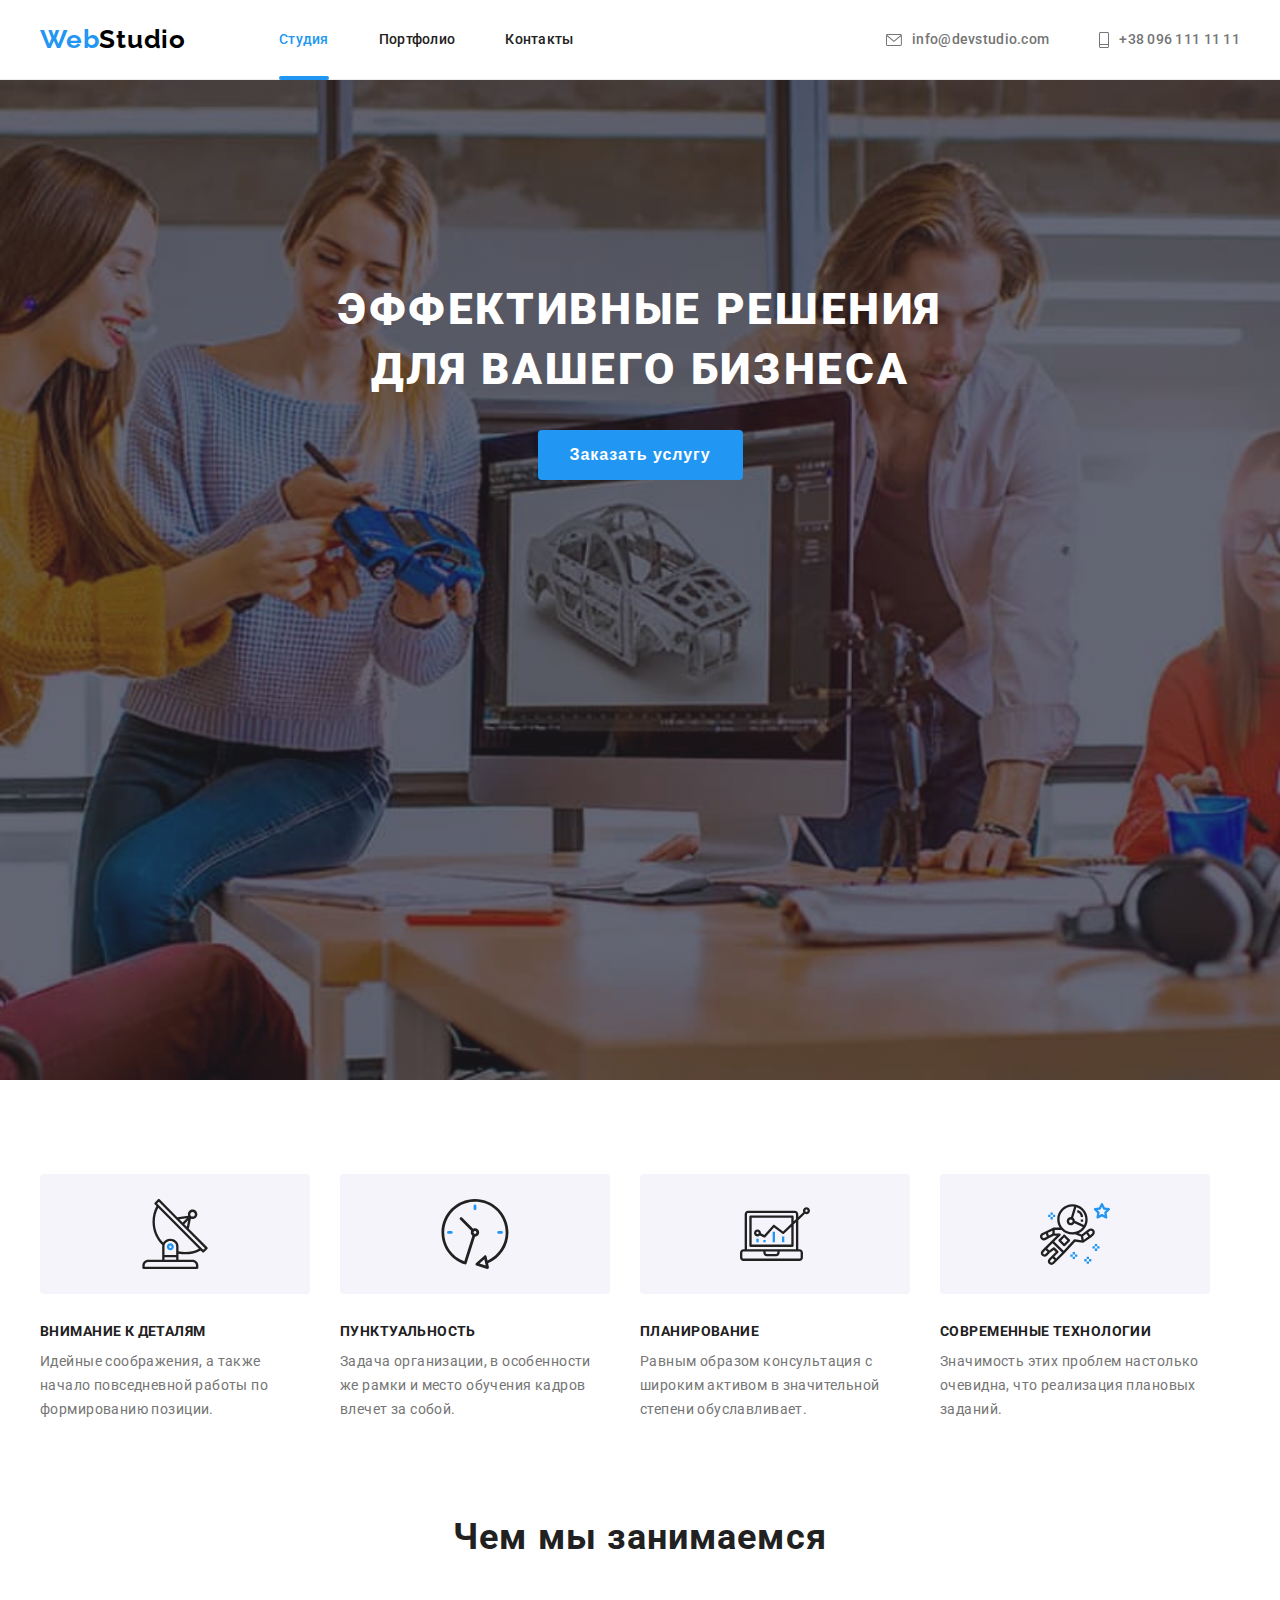
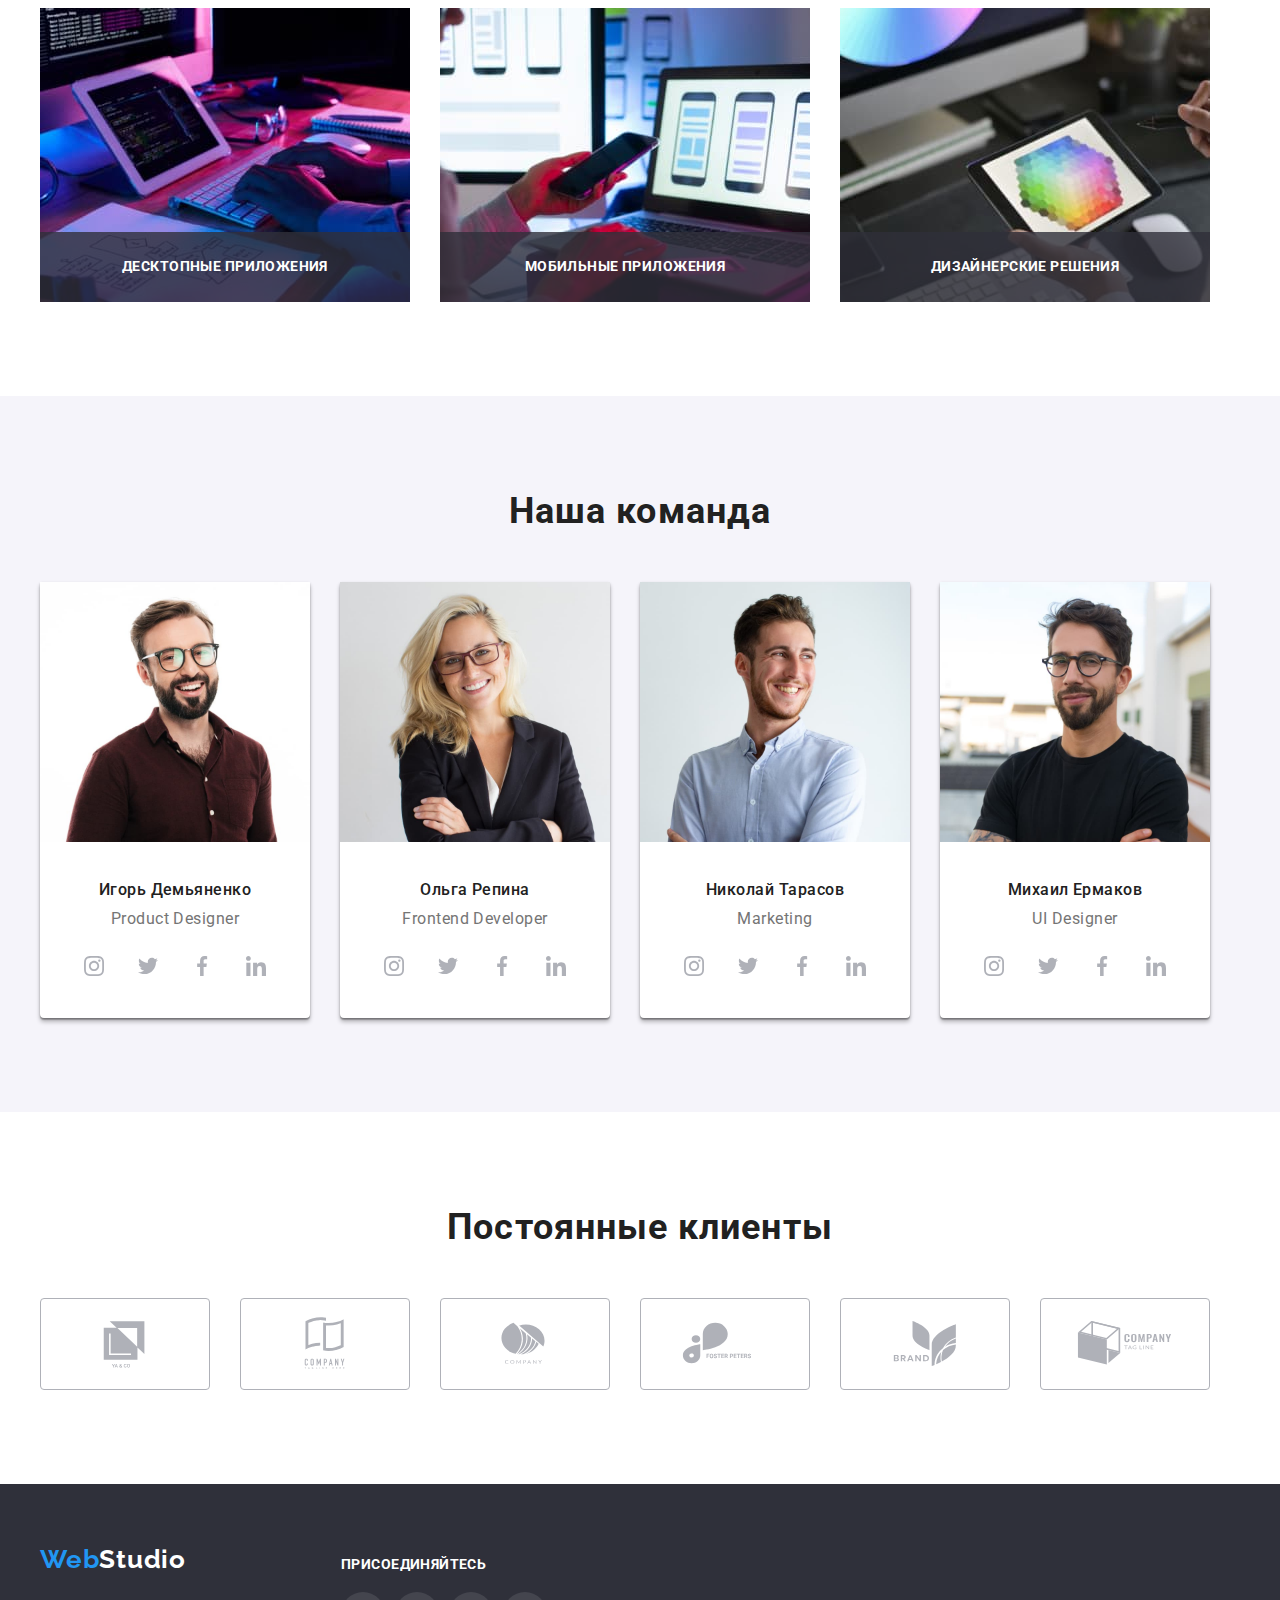
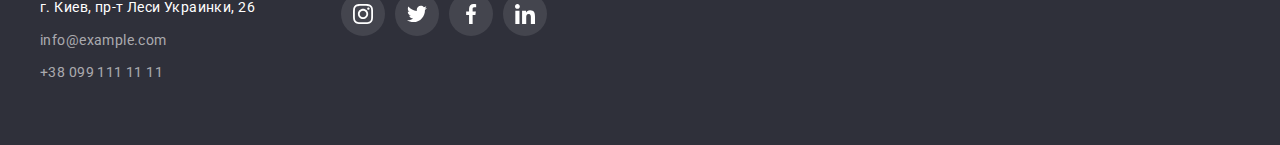
<file: index.html>
<!DOCTYPE html>
<html lang="ru">

<head>
    <meta charset="UTF-8">
    <meta http-equiv="X-UA-Compatible" content="IE=edge">
    <meta name="viewport" content="width=device-width, initial-scale=1.0">
    <title>Web-студия</title>
    <link rel="preconnect" href="https://fonts.googleapis.com">
    <link rel="preconnect" href="https://fonts.gstatic.com" crossorigin>
    <link href="https://fonts.googleapis.com/css2?family=Raleway:wght@700&family=Roboto:wght@400;500;700;900&display=swap"
        rel="stylesheet">
    <link rel="stylesheet" href="https://cdnjs.cloudflare.com/ajax/libs/modern-normalize/1.1.0/modern-normalize.min.css"
        integrity="sha512-wpPYUAdjBVSE4KJnH1VR1HeZfpl1ub8YT/NKx4PuQ5NmX2tKuGu6U/JRp5y+Y8XG2tV+wKQpNHVUX03MfMFn9Q=="
        crossorigin="anonymous" referrerpolicy="no-referrer">
    <link rel="stylesheet" href="./css/styles.css">
</head>

<body>
    <header class="header">
        <div class="container">
            <nav class="nav">
                <a href="./index.html" lang="en" class="header-logo logo link">Web<span class="logo-accent">Studio</span></a>
                <ul class="nav-list list">
                    <li class="header-list list">
                        <a href="./index.html" class="navigation-list-link link current">Студия</a>
                    </li>
                    <li  class="header-list list">
                        <a href="./portfolio.html" class="navigation-list-link link">Портфолио</a>
                    </li>
                    <li  class="header-list list">
                        <a href="" class="navigation-list-link link">Контакты</a>
                    </li>
                </ul>
            </nav>
            <ul class="header-outnav list">
                <li class="header-list list">
                    <a href="mailto:info@devstudio.com" class="header-adress link">
                        <svg class="icon-mail" width="16" height="12">
                            <use href="./images/sprite.svg#icon-mail"></use>
                        </svg>
                        info@devstudio.com</a>
                </li>
                <li class="header-list list">
                    <a href="tel:+380961111111" class="header-adress link">
                        <svg class="icon-tel" width="10" height="16">
                            <use href="./images/sprite.svg#icon-tel"></use>
                        </svg>
                        +38 096 111 11 11</a>
                </li>
            </ul>
        </div>
    </header>
    <main>
        <!-- Секция - главный герой -->
        <section class="hero">
            <div class="hero-section overlay">
                <h1 class="hero-title">Эффективные решения для вашего бизнеса</h1>
                <button type="button" class="hero-button" data-modal-open>Заказать услугу</button>
                </div>          
        </section>
        <!-- Секция - особенности -->
        <section class="characteristic section">
            <div class="container">
                <h2 class="characteristic-title visually-hidden">Особенности</h2>
                <ul class="characteristic-list list">
                    <li class="characteristic-element">
                        <div class="characteristic-element-icon">
                            <svg width="70" height="70">
                                <use href="./images/sprite.svg#icon-antenna"></use>
                            </svg>
                        </div>
                        <h3 class="characteristic-point">Внимание к деталям</h3>
                        <p class="characteristic-text">Идейные соображения, а также начало повседневной работы по формированию позиции.</p>
                    </li>
                    <li class="characteristic-element">
                        <div class="characteristic-element-icon">
                            <svg width="70" height="70">
                                <use href="./images/sprite.svg#icon-clock"></use>
                            </svg>
                        </div>
                        <h3 class="characteristic-point">Пунктуальность</h3>
                        <p class="characteristic-text">Задача организации, в особенности же рамки и место обучения кадров влечет за собой.</p>
                    </li>
                    <li class="characteristic-element">
                        <div class="characteristic-element-icon">
                            <svg width="70" height="70">
                                <use href="./images/sprite.svg#icon-diagram"></use>
                            </svg>
                        </div>
                        <h3 class="characteristic-point">Планирование</h3>
                        <p class="characteristic-text">Равным образом консультация с широким активом в значительной степени обуславливает.</p>
                    </li>
                    <li class="characteristic-element">
                        <div class="characteristic-element-icon">
                            <svg width="70" height="70">
                                <use href="./images/sprite.svg#icon-astronaut"></use>
                            </svg>
                        </div>
                        <h3 class="characteristic-point">Современные технологии</h3>
                        <p class="characteristic-text">Значимость этих проблем настолько очевидна, что реализация плановых заданий.</p>
                    </li>
                </ul>
            </div>
        </section>
        <!-- Секция - чем мы занимаемся -->
        <section class="work section">
            <div class="container">
                <h2 class="work-title">Чем мы занимаемся</h2>
                <ul class="work-list list">
                    <li class="work-list-item">
                        <div class="work-box">
                            <img src="./images/box1.jpg" alt="разработчик набирает код" width="370" height="294" class="foto">
                            <h3 class="work-list-item-text">Десктопные приложения</h3>
                        </div>
                    </li>
                    <li class="work-list-item">
                        <div class="work-box">
                            <img src="./images/box2.jpg" alt="разработка мобильных приложений" width="370" height="294" class="foto">
                            <h3 class="work-list-item-text">Мобильные приложения</h3>
                        </div>
                    </li>
                    <li class="work-list-item">
                        <div class="work-box">
                            <img src="./images/box3.jpg" alt="цветное оформление" width="370" height="294" class="foto">
                            <h3 class="work-list-item-text">Дизайнерские решения</h3>
                        </div>
                    </li>
                </ul>
            </div>
        </section>
        <!-- Секция - наша команда -->
        <section class="team section">
            <div class="container">
                <h2 class="team-title">Наша команда</h2>
                <ul class="team-list list">
                    <li class="team-list-item">
                        <img src="./images/member1.jpg" alt="портрет Игоря Демьяненко" width="270" height="260">
                        <div class="member-text">
                            <h3 class="team-member">Игорь Демьяненко</h3>
                            <p lang="en" class="team-member-work">Product Designer</p>
                            <ul class="social list">
                                <li class="social-item">
                                    <a href="" class="social-item-link">
                                        <svg class="social-item-icon" width="20" height="20">
                                            <use href="./images/sprite.svg#icon-instagram"></use>
                                        </svg>
                                    </a>
                                </li>
                                <li class="social-item">
                                    <a href="" class="social-item-link">
                                        <svg class="social-item-icon" width="20" height="20">
                                            <use href="./images/sprite.svg#icon-twitter"></use>
                                        </svg>
                                    </a>
                                </li>
                                <li class="social-item">
                                    <a href="" class="social-item-link">
                                        <svg class="social-item-icon" width="20" height="20">
                                            <use href="./images/sprite.svg#icon-facebook"></use>
                                        </svg>
                                    </a>
                                </li>
                                <li class="social-item">
                                    <a href="" class="social-item-link">
                                        <svg class="social-item-icon" width="20" height="20">
                                            <use href="./images/sprite.svg#icon-linkedin"></use>
                                        </svg>
                                    </a>
                                </li>
                            </ul>
                        </div>
                    </li>
                    <li class="team-list-item">
                        <img src="./images/member2.jpg" alt="портрет Ольги Репиной" width="270" height="260">
                        <div class="member-text">
                            <h3 class="team-member">Ольга Репина</h3>
                            <p lang="en" class="team-member-work">Frontend Developer</p>
                            <ul class="social list">
                                <li class="social-item">
                                    <a href="" class="social-item-link">
                                        <svg class="social-item-icon" width="20" height="20">
                                            <use href="./images/sprite.svg#icon-instagram"></use>
                                        </svg>
                                    </a>
                                </li>
                                <li class="social-item">
                                    <a href="" class="social-item-link">
                                        <svg class="social-item-icon" width="20" height="20">
                                            <use href="./images/sprite.svg#icon-twitter"></use>
                                        </svg>
                                    </a>
                                </li>
                                <li class="social-item">
                                    <a href="" class="social-item-link">
                                        <svg class="social-item-icon" width="20" height="20">
                                            <use href="./images/sprite.svg#icon-facebook"></use>
                                        </svg>
                                    </a>
                                </li>
                                <li class="social-item">
                                    <a href="" class="social-item-link">
                                        <svg class="social-item-icon" width="20" height="20">
                                            <use href="./images/sprite.svg#icon-linkedin"></use>
                                        </svg>
                                    </a>
                                </li>
                            </ul>
                        </div>
                    </li>
                    <li class="team-list-item">
                        <img src="./images/member3.jpg" alt="портрет Николая Тарасова" width="270" height="260">
                        <div class="member-text">
                            <h3 class="team-member">Николай Тарасов</h3>
                            <p lang="en" class="team-member-work">Marketing</p>
                            <ul class="social list">
                                <li class="social-item">
                                    <a href="" class="social-item-link">
                                        <svg class="social-item-icon" width="20" height="20">
                                            <use href="./images/sprite.svg#icon-instagram"></use>
                                        </svg>
                                    </a>
                                </li>
                                <li class="social-item">
                                    <a href="" class="social-item-link">
                                        <svg class="social-item-icon" width="20" height="20">
                                            <use href="./images/sprite.svg#icon-twitter"></use>
                                        </svg>
                                    </a>
                                </li>
                                <li class="social-item">
                                    <a href="" class="social-item-link">
                                        <svg class="social-item-icon" width="20" height="20">
                                            <use href="./images/sprite.svg#icon-facebook"></use>
                                        </svg>
                                    </a>
                                </li>
                                <li class="social-item">
                                    <a href="" class="social-item-link">
                                        <svg class="social-item-icon" width="20" height="20">
                                            <use href="./images/sprite.svg#icon-linkedin"></use>
                                        </svg>
                                    </a>
                                </li>
                            </ul>
                        </div>
                    </li>
                    <li class="team-list-item">
                        <img src="./images/member4.jpg" alt="портрет Михаила Ермакова" width="270" height="260">
                        <div class="member-text">
                            <h3 class="team-member">Михаил Ермаков</h3>
                            <p lang="en" class="team-member-work">UI Designer</p>
                            <ul class="social list">
                                <li class="social-item">
                                    <a href="" class="social-item-link">
                                        <svg class="social-item-icon" width="20" height="20">
                                            <use href="./images/sprite.svg#icon-instagram"></use>
                                        </svg>
                                    </a>
                                </li>
                                <li class="social-item">
                                    <a href="" class="social-item-link">
                                        <svg class="social-item-icon" width="20" height="20">
                                            <use href="./images/sprite.svg#icon-twitter"></use>
                                        </svg>
                                    </a>
                                </li>
                                <li class="social-item">
                                    <a href="" class="social-item-link">
                                        <svg class="social-item-icon" width="20" height="20">
                                            <use href="./images/sprite.svg#icon-facebook"></use>
                                        </svg>
                                    </a>
                                </li>
                                <li class="social-item">
                                    <a href="" class="social-item-link">
                                        <svg class="social-item-icon" width="20" height="20">
                                            <use href="./images/sprite.svg#icon-linkedin"></use>
                                        </svg>
                                    </a>
                                </li>
                            </ul>
                        </div>
                    </li>
                </ul>
            </div>
        </section>
        <!-- Секция - постоянные клиенты -->
        <section class="client section">
            <div class="container">
                <h2 class="client-title">Постоянные клиенты</h2>
                <ul class="client list">
                    <li class="client-list-item">
                        <a href="" class="client-logo link">
                            <svg class="client-logo-icon" width="106" height="60">
                                <use href="./images/sprite.svg#icon-logo-first"></use>
                            </svg>
                        </a>
                    </li>
                    <li class="client-list-item">
                        <a href="" class="client-logo link">
                            <svg class="client-logo-icon" width="106" height="60">
                                <use href="./images/sprite.svg#icon-logo-second"></use>
                            </svg>
                        </a>
                    </li>
                    <li class="client-list-item">
                        <a href="" class="client-logo link">
                            <svg class="client-logo-icon" width="106" height="60">
                                <use href="./images/sprite.svg#icon-logo-third"></use>
                            </svg>
                        </a>
                    </li>
                    <li class="client-list-item">
                        <a href="" class="client-logo link">
                            <svg class="client-logo-icon" width="106" height="60">
                                <use href="./images/sprite.svg#icon-logo-fourth"></use>
                            </svg>
                        </a>
                    </li>
                    <li class="client-list-item">
                        <a href="" class="client-logo link">
                            <svg class="client-logo-icon" width="106" height="60">
                                <use href="./images/sprite.svg#icon-logo-fifth"></use>
                            </svg>
                        </a>
                    </li>
                    <li class="client-list-item">
                        <a href="" class="client-logo link">
                            <svg class="client-logo-icon" width="106" height="60">
                                <use href="./images/sprite.svg#icon-logo-sixth"></use>
                            </svg>
                        </a>
                    </li>
                </ul>
            </div>
        </section>
    </main>
    <footer class="footer">
        <div class="container">
            <div class="left-footer"><a href="./index.html" lang="en" class="footer-logo logo link">Web<span class="footer-logo-accent">Studio</span></a>
                <address class="address">
                    <a href="https://www.google.com.ua/maps/place/%D0%B1%D1%83%D0%BB.+%D0%9B%D0%B5%D1%81%D0%B8+%D0%A3%D0%BA%D1%80%D0%B0%D0%B8%D0%BD%D0%BA%D0%B8,+26,+%D0%9A%D0%B8%D0%B5%D0%B2,+02000/@50.4265841,30.5361971,17z/data=!3m1!4b1!4m9!1m2!2m1!1z0JrQuNC10LIsINC_0YAt0YIg0JvQtdGB0Lgg0KPQutGA0LDQuNC90LrQuCwgMjY!3m5!1s0x40d4cf0e033ecbe9:0x57a4dffefec77da0!8m2!3d50.4265807!4d30.5383858!15sCi_QmtC40LXQsiwg0L_RgC3RgiDQm9C10YHQuCDQo9C60YDQsNC40L3QutC4LCAyNpIBEWNvbXBvdW5kX2J1aWxkaW5n?hl=ru" target="_blank" rel="noopener noreferrer" class="footer-adress link">г. Киев, пр-т Леси Украинки, 26</a>
                    <a href="mailto:info@example.com" class="mail link">info@example.com</a>
                    <a href="tel:+380991111111" class="tel link">+38 099 111 11 11</a>
                </address>
            </div>
            <div class="join">
                <h3 class="join-title">присоединяйтесь</h3>
                <ul class="join-list list">
                    <li class="join-item">
                        <a href="" class="join-item-link">
                            <svg class="join-item-icon" width="20" height="20">
                                <use href="./images/sprite.svg#icon-instagram"></use>
                            </svg>
                        </a>
                    </li>
                    <li class="join-item">
                        <a href="" class="join-item-link">
                            <svg class="join-item-icon" width="20" height="20">
                                <use href="./images/sprite.svg#icon-twitter"></use>
                            </svg>
                        </a>
                    </li>
                    <li class="join-item">
                        <a href="" class="join-item-link">
                            <svg class="join-item-icon" width="20" height="20">
                                <use href="./images/sprite.svg#icon-facebook"></use>
                            </svg>
                        </a>
                    </li>
                    <li class="join-item">
                        <a href="" class="join-item-link">
                            <svg class="join-item-icon" width="20" height="20">
                                <use href="./images/sprite.svg#icon-linkedin"></use>
                            </svg>
                        </a>
                    </li>
                </ul>
            </div>
        </div>
    </footer>
    <div class="backdrop is-hidden" data-modal>
        <div class="modal">
            <button type="button" class="close" data-modal-close>
                <svg class="icon-close" width="18" height="18">
                    <use href="./images/sprite.svg#icon-close"></use>
                </svg>
            </button>
        </div>
    </div>
    <script src="./js/modal.js"></script>
</body>

</html>
</file>
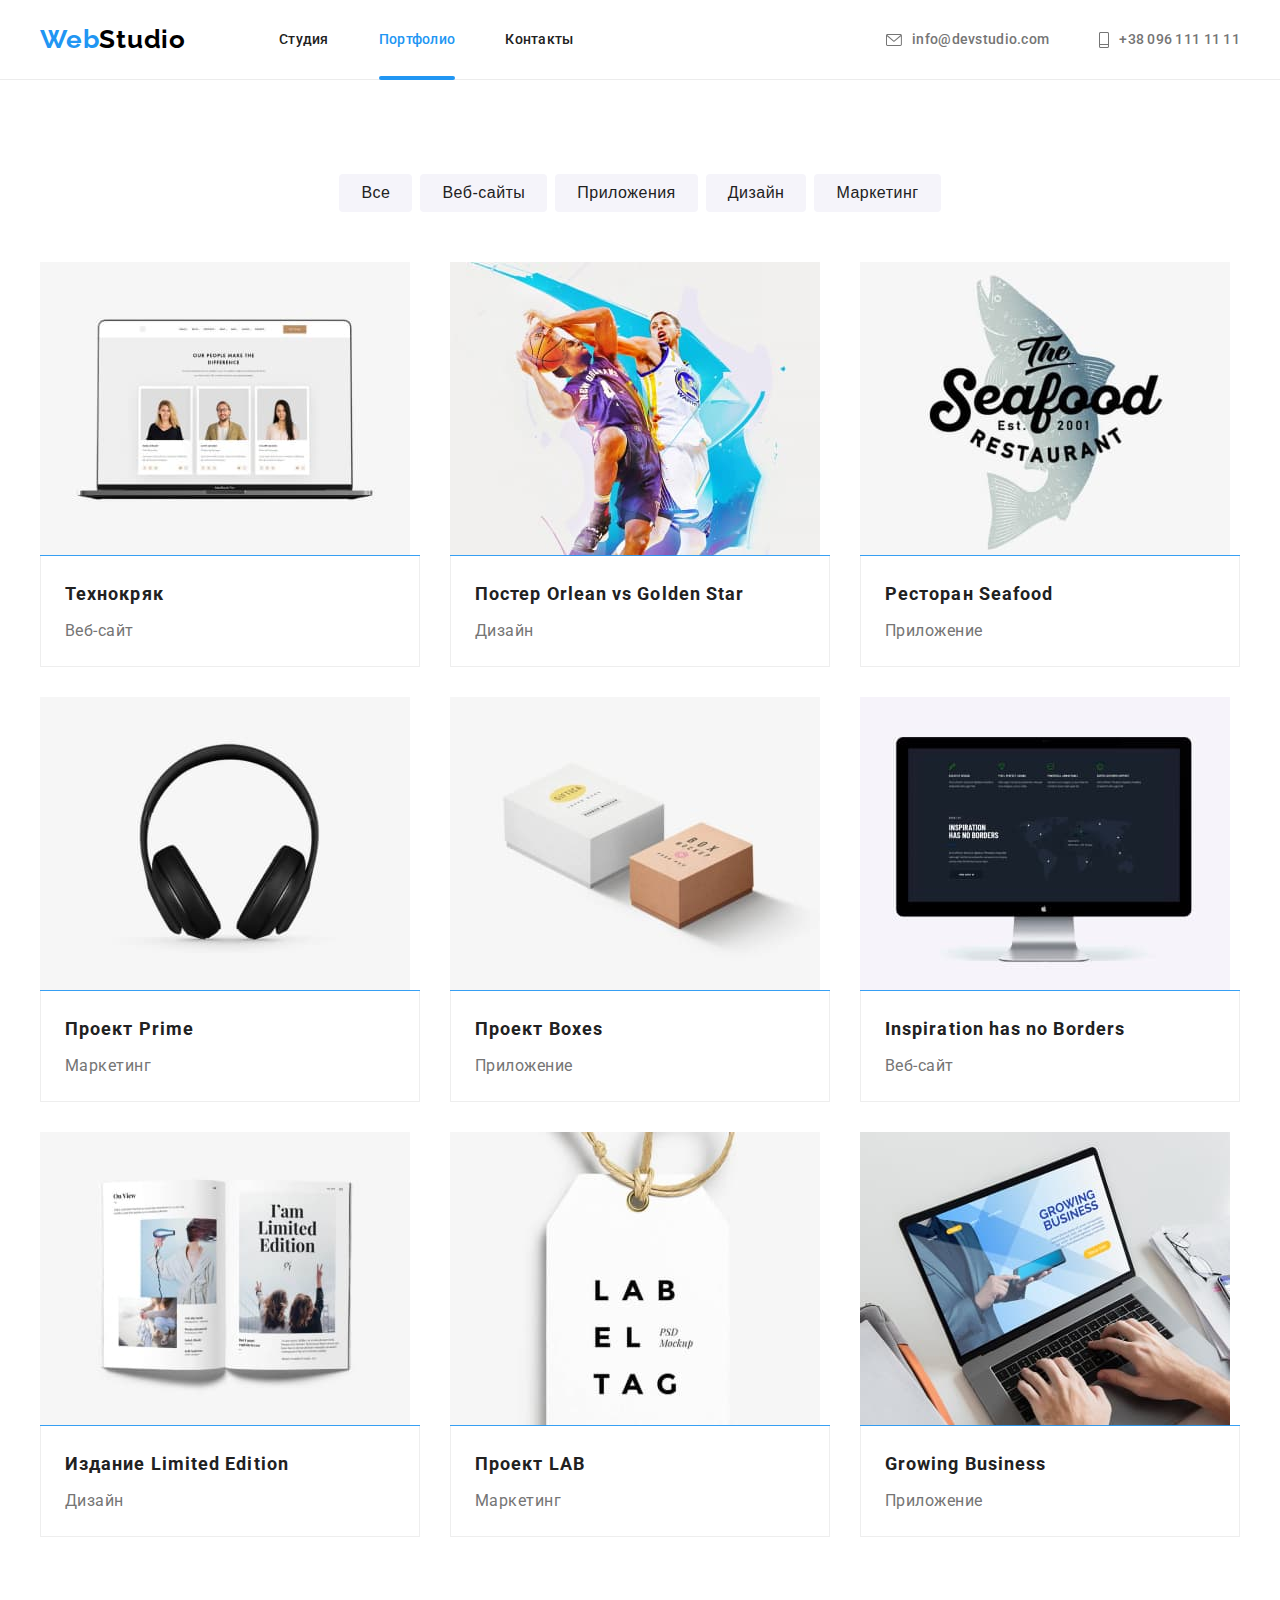
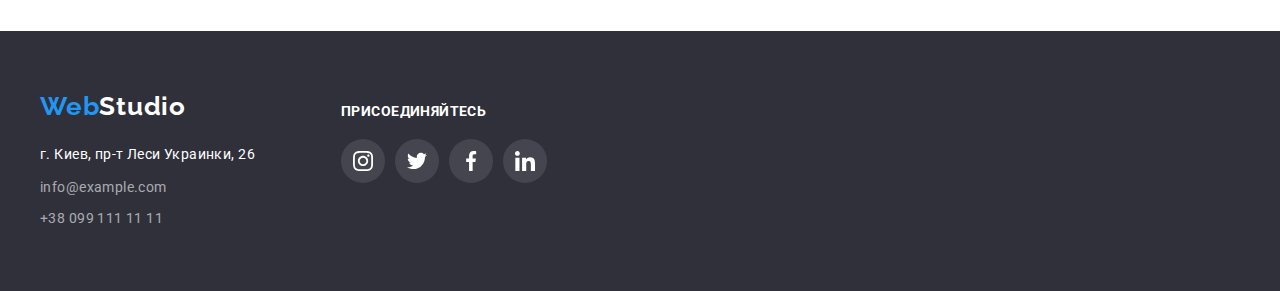
<file: portfolio.html>
<!DOCTYPE html>
<html lang="ru">

<head>
    <meta charset="UTF-8">
    <meta http-equiv="X-UA-Compatible" content="IE=edge">
    <meta name="viewport" content="width=device-width, initial-scale=1.0">
    <title>Web-студия</title>
    <link rel="preconnect" href="https://fonts.googleapis.com">
    <link rel="preconnect" href="https://fonts.gstatic.com" crossorigin>
    <link href="https://fonts.googleapis.com/css2?family=Raleway:wght@700&family=Roboto:wght@400;500;700;900&display=swap"
        rel="stylesheet">
    <link rel="stylesheet" href="https://cdnjs.cloudflare.com/ajax/libs/modern-normalize/1.1.0/modern-normalize.min.css"
        integrity="sha512-wpPYUAdjBVSE4KJnH1VR1HeZfpl1ub8YT/NKx4PuQ5NmX2tKuGu6U/JRp5y+Y8XG2tV+wKQpNHVUX03MfMFn9Q=="
        crossorigin="anonymous" referrerpolicy="no-referrer">
    <link rel="stylesheet" href="./css/styles.css">
</head>

<body>
    <header class="header">
        <div class="container">
            <nav class="nav">
                <a href="./index.html" lang="en" class="header-logo logo link">Web<span
                        class="logo-accent">Studio</span></a>
                <ul class="nav-list list">
                    <li class="header-list list">
                        <a href="./index.html" class="navigation-list-link link">Студия</a>
                    </li>
                    <li class="header-list list">
                        <a href="./portfolio.html" class="navigation-list-link link current">Портфолио</a>
                    </li>
                    <li class="header-list list">
                        <a href="" class="navigation-list-link link">Контакты</a>
                    </li>
                </ul>
            </nav>
            <ul class="header-outnav list">
                <li class="header-list list">
                    <a href="mailto:info@devstudio.com" class="header-adress link">
                        <svg class="icon-mail" width="16" height="12">
                            <use href="./images/sprite.svg#icon-mail"></use>
                        </svg>
                        info@devstudio.com</a>
                </li>
                <li class="header-list list">
                    <a href="tel:+380961111111" class="header-adress link">
                        <svg class="icon-tel" width="10" height="16">
                            <use href="./images/sprite.svg#icon-tel"></use>
                        </svg>
                        +38 096 111 11 11</a>
                </li>
            </ul>
        </div>
    </header>
    <main>
        <section class="portfolio section">
            <div class="container">
                <h1 class="section-title visually-hidden">Портфолио</h1>
                <ul class="section-list-buttom list">
                    <li class="button-element">
                        <button type="button" class="section-button">Все</button>
                    </li>
                    <li class="button-element">
                        <button type="button" class="section-button">Веб-сайты</button>
                    </li>
                    <li class="button-element">
                        <button type="button" class="section-button">Приложения</button>
                    </li>
                    <li class="button-element">
                        <button type="button" class="section-button">Дизайн</button>
                    </li>
                    <li class="button-element">
                        <button type="button" class="section-button">Маркетинг</button>
                    </li>
                </ul>
                <ul class="section-list list">
                    <li class="section-list-element">
                        <a href="" class="section-list-element-link link">
                            <div class="thumb">
                                <img src="./images/portfol/tehno.jpg" alt="Веб-сайт" width="370" height="294" class="foto">
                                <p class="portfolio-img-text">Технокряк это современная площадка распространения коронавируса. Компании используют эту платформу для цифрового
                                шпионажа и атак на защищённые сервера конкурентов.</p>
                            </div>
                            <div class="section-list-item">
                                <h2 class="portfolio-list-title">Технокряк</h2>
                                <p class="portfolio-list-text">Веб-сайт</p>
                            </div>
                        </a>
                    </li>
                    <li class="section-list-element">
                        <a href="" class="section-list-element-link link">
                            <div class="thumb">
                                <img src="./images/portfol/new-orlean.jpg" alt="Два баскетболиста" width="370" height="294" class="foto">
                                <p class="portfolio-img-text">Технокряк это современная площадка распространения коронавируса. Компании используют эту
                                    платформу для цифрового
                                    шпионажа и атак на защищённые сервера конкурентов.</p>
                            </div>
                            <div class="section-list-item">
                                <h2 class="portfolio-list-title">Постер <span lang="en">Orlean vs Golden Star</span></h2>
                                <p class="portfolio-list-text">Дизайн</p>
                            </div>
                        </a>
                    </li>
                    <li class="section-list-element">
                        <a href="" class="section-list-element-link link">
                            <div class="thumb">
                                <img src="./images/portfol/rest-seafood.jpg" alt="логотип рыбного ресторана" width="370" height="294" class="foto">
                                <p class="portfolio-img-text">Технокряк это современная площадка распространения коронавируса. Компании используют эту
                                    платформу для цифрового
                                    шпионажа и атак на защищённые сервера конкурентов.</p>
                            </div>
                            <div class="section-list-item">
                                <h2 class="portfolio-list-title">Ресторан <span lang="en">Seafood</span></h2>
                                <p class="portfolio-list-text">Приложение</p>
                            </div>
                        </a>
                    </li>
                    <li class="section-list-element">
                        <a href="" class="section-list-element-link link">
                            <div class="thumb">
                                <img src="./images/portfol/prime.jpg" alt="наушники" width="370" height="294" class="foto">
                                <p class="portfolio-img-text">Технокряк это современная площадка распространения коронавируса. Компании используют эту
                                    платформу для цифрового
                                    шпионажа и атак на защищённые сервера конкурентов.</p>
                            </div>
                            <div class="section-list-item">
                                <h2 class="portfolio-list-title">Проект <span lang="en">Prime</span></h2>
                                <p class="portfolio-list-text">Маркетинг</p>
                            </div>
                        </a>
                    </li>
                    <li class="section-list-element">
                        <a href="" class="section-list-element-link link">
                            <div class="thumb">
                                <img src="./images/portfol/boxes.jpg" alt="две коробки" width="370" height="294" class="foto">
                                <p class="portfolio-img-text">Технокряк это современная площадка распространения коронавируса. Компании используют эту
                                    платформу для цифрового
                                    шпионажа и атак на защищённые сервера конкурентов.</p>
                            </div>
                            <div class="section-list-item">
                                <h2 class="portfolio-list-title">Проект <span lang="en">Boxes</span></h2>
                                <p class="portfolio-list-text">Приложение</p>
                            </div>
                        </a>
                    </li>
                    <li class="section-list-element">
                        <a href="" class="section-list-element-link link">
                            <div class="thumb">
                                <img src="./images/portfol/monitor.jpg" alt="монитор" width="370" height="294" class="foto">
                                <p class="portfolio-img-text">Технокряк это современная площадка распространения коронавируса. Компании используют эту
                                    платформу для цифрового
                                    шпионажа и атак на защищённые сервера конкурентов.</p>
                            </div>
                            <div class="section-list-item">
                                <h2 lang="en" class="portfolio-list-title">Inspiration has no Borders</h2>
                                <p class="portfolio-list-text">Веб-сайт</p>
                            </div>
                        </a>
                    </li>
                    <li class="section-list-element">
                        <a href="" class="section-list-element-link link">
                            <div class="thumb">
                                <img src="./images/portfol/limited-edition.jpg" alt="разворот журнала" width="370" height="294" class="foto">
                                <p class="portfolio-img-text">Технокряк это современная площадка распространения коронавируса. Компании используют эту
                                    платформу для цифрового
                                    шпионажа и атак на защищённые сервера конкурентов.</p>
                            </div>
                            <div class="section-list-item">
                                <h2 class="portfolio-list-title">Издание <span lang="en">Limited Edition</span></h2>
                                <p class="portfolio-list-text">Дизайн</p>
                            </div>
                        </a>
                    </li>
                    <li class="section-list-element">
                        <a href="" class="section-list-element-link link">
                            <div class="thumb">
                                <img src="./images/portfol/lab.jpg" alt="бирка" width="370" height="294" class="foto">
                                <p class="portfolio-img-text">Технокряк это современная площадка распространения коронавируса. Компании используют эту
                                    платформу для цифрового
                                    шпионажа и атак на защищённые сервера конкурентов.</p>
                            </div>
                            <div class="section-list-item">
                                <h2 class="portfolio-list-title">Проект <span lang="en">LAB</span></h2>
                                <p class="portfolio-list-text">Маркетинг</p>
                            </div>
                        </a>
                    </li>
                    <li class="section-list-element">
                        <a href="" class="section-list-element-link link">
                            <div class="thumb">
                                <img src="./images/portfol/growing-business.jpg" alt="работа за ноутбуком" width="370" height="294" class="foto">
                                <p class="portfolio-img-text">Технокряк это современная площадка распространения коронавируса. Компании используют эту
                                    платформу для цифрового
                                    шпионажа и атак на защищённые сервера конкурентов.</p>
                            </div>
                            <div class="section-list-item">
                                <h2 lang="en" class="portfolio-list-title">Growing Business</h2>
                                <p class="portfolio-list-text">Приложение</p>
                            </div>
                        </a>
                    </li>
                </ul>
            </div>
        </section>
    </main>
    <footer class="footer">
        <div class="container">
            <div class="left-footer"><a href="./index.html" lang="en" class="footer-logo logo link">Web<span
                        class="footer-logo-accent">Studio</span></a>
                <address class="address">
                    <a href="https://www.google.com.ua/maps/place/%D0%B1%D1%83%D0%BB.+%D0%9B%D0%B5%D1%81%D0%B8+%D0%A3%D0%BA%D1%80%D0%B0%D0%B8%D0%BD%D0%BA%D0%B8,+26,+%D0%9A%D0%B8%D0%B5%D0%B2,+02000/@50.4265841,30.5361971,17z/data=!3m1!4b1!4m9!1m2!2m1!1z0JrQuNC10LIsINC_0YAt0YIg0JvQtdGB0Lgg0KPQutGA0LDQuNC90LrQuCwgMjY!3m5!1s0x40d4cf0e033ecbe9:0x57a4dffefec77da0!8m2!3d50.4265807!4d30.5383858!15sCi_QmtC40LXQsiwg0L_RgC3RgiDQm9C10YHQuCDQo9C60YDQsNC40L3QutC4LCAyNpIBEWNvbXBvdW5kX2J1aWxkaW5n?hl=ru"
                        target="_blank" rel="noopener noreferrer" class="footer-adress link">г. Киев, пр-т Леси Украинки,
                        26</a>
                    <a href="mailto:info@example.com" class="mail link">info@example.com</a>
                    <a href="tel:+380991111111" class="tel link">+38 099 111 11 11</a>
                </address>
            </div>
            <div class="join">
                <h3 class="join-title">присоединяйтесь</h3>
                <ul class="join-list list">
                    <li class="join-item">
                        <a href="" class="join-item-link">
                            <svg class="join-item-icon" width="20" height="20">
                                <use href="./images/sprite.svg#icon-instagram"></use>
                            </svg>
                        </a>
                    </li>
                    <li class="join-item">
                        <a href="" class="join-item-link">
                            <svg class="join-item-icon" width="20" height="20">
                                <use href="./images/sprite.svg#icon-twitter"></use>
                            </svg>
                        </a>
                    </li>
                    <li class="join-item">
                        <a href="" class="join-item-link">
                            <svg class="join-item-icon" width="20" height="20">
                                <use href="./images/sprite.svg#icon-facebook"></use>
                            </svg>
                        </a>
                    </li>
                    <li class="join-item">
                        <a href="" class="join-item-link">
                            <svg class="join-item-icon" width="20" height="20">
                                <use href="./images/sprite.svg#icon-linkedin"></use>
                            </svg>
                        </a>
                    </li>
                </ul>
            </div>
        </div>
    </footer>
</body>

</html>
</file>
<file: css/styles.css>
:root {
  --primary-text-color: #757575;
  --title-text-color: #212121;
  --accent-color: #2196f3;
  --logo-color: #000000;
  --primary-bg-color: #ffffff;
  --primary-font-family: 'Roboto', sans-serif;
  --accent-font-family: 'Raleway', sans-serif;
}

body {
  color: var(--primary-text-color);
  font-family: var(--primary-font-family);
  font-size: 14px;
  line-height: 1.71;
  letter-spacing: 0.03em;
  margin: 0;
}

.list {
  list-style: none;
  padding: 0;
  margin: 0;
}

.link {
  text-decoration: none;
}

h1,
h2,
h3,
h4,
h5,
h6,
p {
  margin: 0;
}

.container {
  width: 1200px;
  padding-left: 15px;
  padding-right: 15px;
  margin: 0 auto;
}

.section {
  padding-top: 94px;
  padding-bottom: 94px;
}

.visually-hidden {
  position: absolute;
  width: 1px;
  height: 1px;
  margin: -1px;
  padding: 0;
  overflow: hidden;
  border: 0;
  clip: rect(0 0 0 0);
}

.foto {
  display: block;
}

/* -----HEADER----- */

.header-logo.logo.link {
  margin-right: 93px;
}

/* .header-list {
  margin-right: 50px;
}

.header-list:last-child {
  margin-right: 0;
} */

.header-list:not(:last-child) {
  margin-right: 50px;
}

.nav {
  display: flex;
  align-items: center;
}

.nav-list {
  display: flex;
}

.header-outnav {
  display: flex;
}

.header .container {
  display: flex;
  align-items: center;
  justify-content: space-between;
}

.header {
  background-color: var(--primary-bg-color);
  border-bottom: 1px solid #ececec;
}

.logo {
  font-family: var(--accent-font-family);
  font-weight: 700;
  font-size: 26px;
  line-height: 1.19;
  letter-spacing: 0.03em;
}

.header-logo,
.footer-logo {
  color: var(--accent-color);
}

.logo-accent {
  color: var(--logo-color);
}

.header-list {
  font-weight: 500;
  font-size: 14px;
  line-height: 1.14;
  letter-spacing: 0.02em;
}

.navigation-list-link {
  display: block;
  padding-top: 32px;
  padding-bottom: 31px;

  color: var(--title-text-color);
  transition: color 250ms cubic-bezier(0.4, 0, 0.2, 1);
}

/* .header-list.list {
  margin-right: 50px;
}

.header-list.list:last-child {
  margin-right: 0;
} */

.header-list.list:not(:last-child) {
  margin-right: 50px;
}

.navigation-list-link:hover,
.navigation-list-link:focus {
  color: var(--accent-color);
}

.header-adress {
  display: block;
  padding-top: 32px;
  padding-bottom: 31px;
  transition: color 250ms cubic-bezier(0.4, 0, 0.2, 1);

  color: var(--primary-text-color);
}

.header-adress:hover,
.header-adress:focus {
  color: var(--accent-color);
}

.header-adress.link {
  display: flex;
  align-items: center;
}

.icon-mail,
.icon-tel {
  fill: currentColor;
  margin-right: 10px;
}

a.current {
  color: var(--accent-color);
}

.current {
  position: relative;
}

.current::after {
  position: absolute;
  bottom: -1px;
  left: 0;
  content: '';
  display: block;
  width: 100%;
  height: 4px;
  background: var(--accent-color);
  border-radius: 2px;
}

/* -----HERO----- */

.hero {
  background-color: #2f303a;
  text-align: center;
}

.overlay {
  max-width: 1600px;
  height: 600px;
  margin-left: auto;
  margin-right: auto;
  background-image: linear-gradient(rgba(47, 48, 58, 0.4), rgba(47, 48, 58, 0.4)),
    url(../images/hero.jpg);
  background-repeat: no-repeat;
  background-position: center;
  background-size: cover;
}

.hero-section {
  padding-top: 200px;
  padding-bottom: 200px;
}

.hero-title {
  margin-bottom: 30px;
  margin-right: auto;
  margin-left: auto;
  width: 696px;
  font-family: var(--primary-font-family);
  font-weight: 900;
  font-size: 44px;
  line-height: 1.36;
  text-align: center;
  letter-spacing: 0.06em;
  text-transform: uppercase;
  color: #ffffff;
}

.hero-button {
  font-weight: 700;
  font-size: 16px;
  line-height: 1.87;
  letter-spacing: 0.06em;
  color: #ffffff;
  background-color: var(--accent-color);
  cursor: pointer;
  border-radius: 4px;
  border: none;
  height: 50px;
  min-width: 200px;
  padding-right: 32px;
  padding-left: 32px;
  transition: background-color 250ms cubic-bezier(0.4, 0, 0.2, 1),
    box-shadow 250ms cubic-bezier(0.4, 0, 0.2, 1);
}

.hero-button:focus,
.hero-button:hover {
  background-color: #188ce8;
  box-shadow: 0px 4px 4px 0px #00000040;
}

.backdrop {
  position: fixed;
  top: 0;
  left: 0;
  width: 100vw;
  height: 100vh;
  background-color: rgba(0, 0, 0, 0.2);
  opacity: 1;
  transition: opacity 250ms cubic-bezier(0.4, 0, 0.2, 1);
}

.backdrop.is-hidden {
  opacity: 0;
  pointer-events: none;
  visibility: hidden;
  transition: opacity 250ms cubic-bezier(0.4, 0, 0.2, 1),
    visibility 250ms cubic-bezier(0.4, 0, 0.2, 1);
}

.backdrop.is-hidden .modal {
  transform: translate(-50%, -50%) scale(1.2);
}

.modal {
  position: absolute;
  min-width: 528px;
  min-height: 581px;
  background-color: #ffffff;
  top: 50%;
  left: 50%;
  transform: translate(-50%, -50%) scale(1);
  transition: transform 250ms cubic-bezier(0.4, 0, 0.2, 1);
}

.close {
  position: absolute;
  top: 8px;
  right: 8px;
  display: flex;
  justify-content: center;
  align-items: center;
  height: 30px;
  width: 30px;
  cursor: pointer;
  border-radius: 50%;
  border: 1px solid rgba(0, 0, 0, 0.1);
  background-color: #ffffff;
}

/* ----CHARACTERISTIC---- */

.characteristic {
  background-color: var(--primary-bg-color);
}

.characteristic-list {
  display: flex;
}

.characteristic-element {
  width: 270px;
  margin-right: 30px;
}

.characteristic-element:last-child {
  margin-right: 0;
}

.characteristic-point {
  margin-bottom: 10px;
  font-weight: 700;
  font-size: 14px;
  line-height: 1.14;
  letter-spacing: 0.03em;
  text-transform: uppercase;
  color: var(--title-text-color);
}

.characteristic-element-icon {
  margin-bottom: 30px;
  width: 270px;
  height: 120px;
  background: #f5f4fa;
  border-radius: 4px;
  display: flex;
  align-items: center;
  justify-content: center;
}

/* -----WORK AND TEAM----- */

.work.section {
  padding-top: 0px;
  background-color: var(--primary-bg-color);
}

.work-title {
  margin-bottom: 50px;
}

.work-list {
  display: flex;
}

.work-list-item {
  width: 370px;
  margin-right: 30px;
}

.work-list-item:last-child {
  margin-right: 0;
}

.work-box {
  position: relative;
}

.work-list-item-text {
  position: absolute;
  bottom: 0;
  left: 0;
  width: 100%;
  font-weight: 700;
  font-size: 14px;
  line-height: 1.14;
  text-align: center;
  letter-spacing: 0.03em;
  text-transform: uppercase;
  padding-top: 27px;
  padding-bottom: 27px;

  color: #ffffff;
  background-color: #2f303acc;
}

.work-title,
.team-title {
  font-weight: 700;
  font-size: 36px;
  line-height: 1.17;
  text-align: center;
  letter-spacing: 0.03em;

  color: var(--title-text-color);
}

.team-title {
  margin-bottom: 50px;
}

.team {
  background-color: #f5f4fa;
}

.team-list {
  display: flex;
}

.team-list-item {
  width: 270px;
  margin-right: 30px;

  background: #ffffff;
  box-shadow: 0px 1px 3px rgba(0, 0, 0, 0.12), 0px 1px 1px rgba(0, 0, 0, 0.14),
    0px 2px 1px rgba(0, 0, 0, 0.2), 0px 4px 4px 0px #00000040;
  border-radius: 0px 0px 4px 4px;
}

.team-list-item:last-child {
  margin-right: 0;
}

.member-text {
  padding-top: 30px;
  padding-bottom: 30px;
}

.team-member,
.team-member-work {
  font-size: 16px;
  line-height: 1.19;
  text-align: center;
  letter-spacing: 0.03em;
}

.team-member {
  margin-bottom: 10px;
  font-weight: 500;
  color: var(--title-text-color);
}

.team-member-work {
  color: var(--primary-text-color);
  margin-bottom: 16px;
}

.social.list {
  display: flex;
  padding-left: 32px;
  padding-right: 32px;
}

.social-item {
  width: 44px;
  height: 44px;
}

.social-item:not(:last-child) {
  margin-right: 10px;
}

.social-item-link {
  display: flex;
  align-items: center;
  justify-content: center;
  width: 100%;
  height: 100%;
  border-radius: 50%;
  background-color: #ffffff;
  transition: background-color 250ms cubic-bezier(0.4, 0, 0.2, 1);
}

.social-item-icon {
  fill: #afb1b8;
  transition: fill 250ms cubic-bezier(0.4, 0, 0.2, 1);
}

.social-item-link:hover,
.social-item-link:focus {
  background-color: var(--accent-color);
}

.social-item-link:hover .social-item-icon,
.social-item-link:focus .social-item-icon {
  fill: #ffffff;
}

/* -----CLIENT----- */

.client-title {
  margin-bottom: 50px;

  font-weight: 700;
  font-size: 36px;
  line-height: 42px;
  text-align: center;
  letter-spacing: 0.03em;

  color: var(--title-text-color);
}

.client.list {
  display: flex;
}

.client-list-item {
  width: 170px;
  height: 92px;
  border: 1px solid #afb1b8;
  box-sizing: border-box;
  border-radius: 4px;
  transition: border 250ms cubic-bezier(0.4, 0, 0.2, 1);
}

.client-list-item:not(:last-child) {
  margin-right: 30px;
}

.client-logo.link {
  display: flex;
  align-items: center;
  justify-content: center;
  width: 100%;
  height: 100%;
}

.client-logo-icon {
  fill: #afb1b8;
  transition: fill 250ms cubic-bezier(0.4, 0, 0.2, 1);
}

.client-list-item:hover,
.client-list-item:focus {
  border: 1px solid var(--accent-color);
}

.client-logo:hover .client-logo-icon,
.client-logo:focus .client-logo-icon {
  fill: var(--accent-color);
}

/* -----FOOTER----- */

.footer .container {
  display: flex;
}

.footer {
  padding-top: 60px;
  padding-bottom: 60px;
  background-color: #2f303a;
}

.footer-logo-accent {
  color: #ffffff;
}

.address {
  display: flex;
  flex-direction: column;
  min-width: 231px;
}

.footer-adress {
  margin-top: 20px;
  margin-bottom: 9px;
  font-size: 14px;
  line-height: 1.71;
  letter-spacing: 0.03em;
  color: #ffffff;
  font-style: normal;
}

.mail {
  margin-bottom: 8px;
}

.mail,
.tel {
  font-style: normal;
  font-size: 14px;
  line-height: 1.71;
  letter-spacing: 0.03em;

  color: rgba(255, 255, 255, 0.6);
  transition: color 250ms cubic-bezier(0.4, 0, 0.2, 1);
}

.mail:hover,
.mail:focus,
.tel:hover,
.tel:focus {
  color: rgba(255, 255, 255, 1);
}

.join {
  margin-left: 70px;
  padding-top: 12px;
}

.join-title {
  margin-bottom: 20px;
  font-weight: 700;
  font-size: 14px;
  line-height: 16px;
  letter-spacing: 0.03em;
  text-transform: uppercase;

  color: #ffffff;
}

.join-list {
  display: flex;
}

.join-item {
  width: 44px;
  height: 44px;
}

.join-item:not(:last-child) {
  margin-right: 10px;
}

.join-item-link {
  display: flex;
  justify-content: center;
  align-items: center;
  width: 100%;
  height: 100%;
  border-radius: 50%;
  background-color: rgba(255, 255, 255, 0.1);
  transition: background-color 250ms cubic-bezier(0.4, 0, 0.2, 1);
}

.join-item-icon {
  fill: #ffffff;
}

.join-item-link:hover,
.join-item-link:focus {
  background-color: var(--accent-color);
}

/* -----PORTFOLIO----- */

.section-list-buttom {
  display: flex;
  justify-content: center;
  margin-bottom: 50px;
}

/* .button-element {
  margin-right: 8px;
}

.button-element:last-child {
  margin-right: 0;
} */

.button-element:not(:last-child) {
  margin-right: 8px;
}

.section-button {
  padding: 6px 22px;
  font-weight: 500;
  font-size: 16px;
  line-height: 1.62;
  text-align: center;
  letter-spacing: 0.03em;

  color: var(--title-text-color);
  cursor: pointer;
  background: #f5f4fa;
  border-radius: 4px;
  border: none;

  transition: background-color 250ms cubic-bezier(0.4, 0, 0.2, 1),
    box-shadow 250ms cubic-bezier(0.4, 0, 0.2, 1), color 250ms cubic-bezier(0.4, 0, 0.2, 1);
}

.section-button:focus,
.section-button:hover {
  box-shadow: 0px 3px 1px rgba(0, 0, 0, 0.1), 0px 1px 2px rgba(0, 0, 0, 0.08),
    0px 2px 2px rgba(0, 0, 0, 0.12);
  background-color: var(--accent-color);
  color: #ffffff;
}

/* .section-list {
  display: flex;
  flex-wrap: wrap;
}

.section-list-element {
  margin-right: 30px;
  margin-bottom: 30px;
}

.section-list-element:nth-child(3n) {
  margin-right: 0;
}

.section-list-element:nth-last-child(-n + 3) {
  margin-bottom: 0;
} */

.section-list {
  display: flex;
  flex-wrap: wrap;
  margin-right: -30px;
  margin-bottom: -30px;
}

.section-list-element {
  flex-basis: calc(100% / 3 - 30px);
  margin-right: 30px;
  margin-bottom: 30px;
}

.section-list-item {
  padding: 20px 24px;
  border-right: 1px solid #eeeeee;
  border-left: 1px solid #eeeeee;
  border-bottom: 1px solid #eeeeee;
}

.portfolio-list-title {
  margin-bottom: 4px;
  font-weight: 700;
  font-size: 18px;
  line-height: 2;
  letter-spacing: 0.06em;

  color: var(--title-text-color);
}

.portfolio-list-text {
  font-size: 16px;
  line-height: 1.87;
  letter-spacing: 0.03em;

  color: var(--primary-text-color);
}

.section-list-element-link {
  display: block;
  transition: box-shadow 250ms cubic-bezier(0.4, 0, 0.2, 1);
}

.section-list-element-link:hover,
.section-list-element-link:focus {
  box-shadow: 0px 1px 1px rgba(0, 0, 0, 0.12), 0px 4px 4px rgba(0, 0, 0, 0.06),
    1px 4px 6px rgba(0, 0, 0, 0.16);
}

.thumb {
  position: relative;
  overflow: hidden;
}

.portfolio-img-text {
  position: absolute;
  bottom: -100%;
  left: 0;
  transform: translateY(0);

  padding: 63px 24px;

  font-size: 18px;
  line-height: 1.56;
  letter-spacing: 0.03em;

  color: #ffffff;
  background: rgba(33, 150, 243, 0.9);

  transition: transform 250ms cubic-bezier(0.4, 0, 0.2, 1);
}

.section-list-element:hover .portfolio-img-text {
  transform: translateY(-100%);
}
</file>
